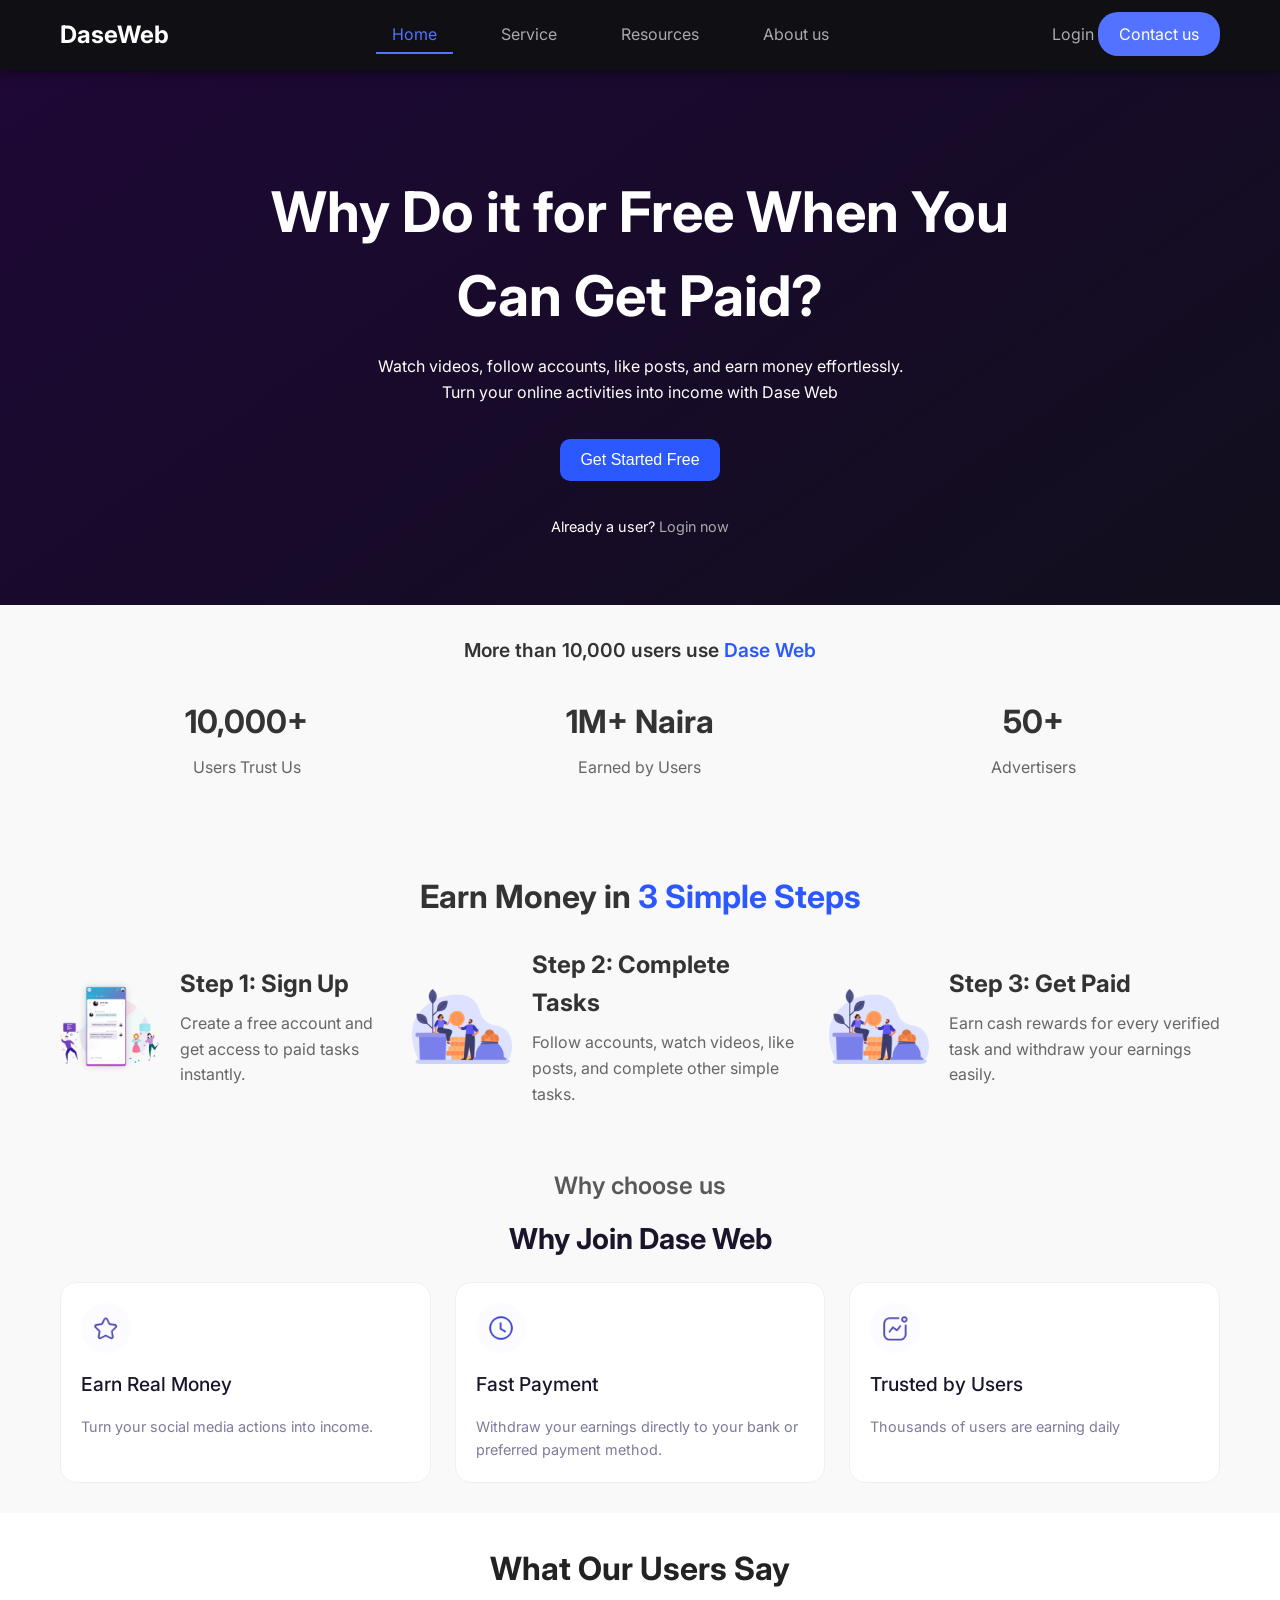
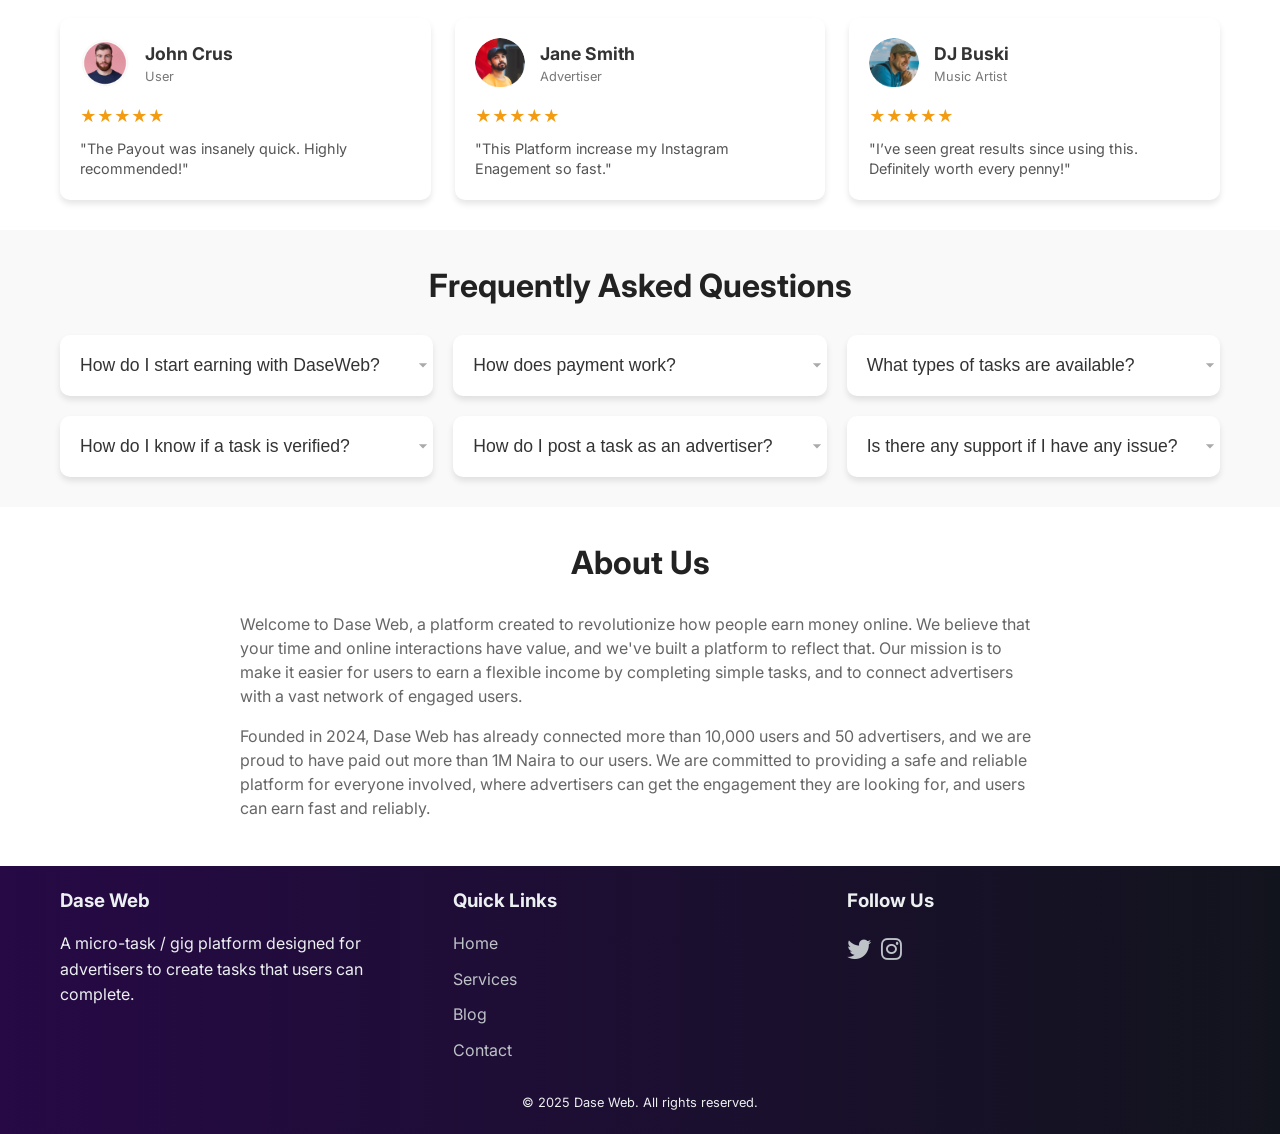
<file: index.html>
<!DOCTYPE html>
<html lang="en">
<head>
    <meta charset="UTF-8">
    <meta name="viewport" content="width=device-width, initial-scale=1.0">
    <title>DaseWeb - Earn Money Online | Micro-Task Platform</title>
    <meta name="description" content="DaseWeb is a micro-task platform where you can earn money by completing simple tasks online. Watch videos, follow accounts, like posts, and more. Sign up for free today!">
    <link rel="preconnect" href="https://fonts.googleapis.com">
    <link rel="preconnect" href="https://fonts.gstatic.com" crossorigin>
    <link href="https://fonts.googleapis.com/css2?family=Inter:ital,opsz,wght@0,14..32,100..900;1,14..32,100..900&display=swap" rel="stylesheet">
    <link rel="stylesheet" href="css/style.css">
    <link rel="stylesheet" href="https://cdnjs.cloudflare.com/ajax/libs/font-awesome/6.0.0/css/all.min.css">
</head>
<body>
    <header class="navbar">
        <div class="container nav-container">
          <a href="#" class="logo" aria-label="Navigate to home page">DaseWeb</a>
          <nav>
            <ul class="nav-links">
              <li><a href="#home" class="nav-item active" aria-label="Navigate to home section">Home</a></li>
              <li><a href="#service" class="nav-item" aria-label="Navigate to service section">Service</a></li>
              <li><a href="#resources" class="nav-item" aria-label="Navigate to resources section">Resources</a></li>
              <li><a href="#about" class="nav-item" aria-label="Navigate to about us section">About us</a></li>
                <li class="nav-buttons-mobile">
                <a href="#login" class="login-link" aria-label="Navigate to login page">Login</a>
                <a href="#contact" class="cta-button" aria-label="Navigate to contact us page">Contact us</a>
                </li>
            </ul>
          </nav>
           <div class="nav-buttons">
            <a href="#login" class="login-link" aria-label="Navigate to login page">Login</a>
            <a href="#contact" class="cta-button" aria-label="Navigate to contact us page">Contact us</a>
          </div>
          <button class="nav-toggle" aria-label="Toggle navigation">
            <span class="hamburger"></span>
          </button>
        </div>
    </header>
  <main>
    <section class="hero-bg" id="home">
        <div class="hero-content container">
          <div class="hero-text">
            <h1 class="hero-head-main">Why Do it for Free When You Can Get Paid?</h1>
            <p class="hero-head-sub">Watch videos, follow accounts, like posts, and earn money effortlessly. Turn your online activities into income with Dase Web</p>
            <div class="hero-btn">
              <button aria-label="Get started for free">Get Started Free</button>
            </div>
            <p class="login-prompt">Already a user? <a href="#login" aria-label="Navigate to login page">Login now</a></p>
          </div>
        </div>
      </section>

    <section class="frame-1-section">
      <div class="container">
        <p class="frame-1">More than 10,000 users use <span class="highlight">Dase Web</span></p>
      </div>
      <div class="stats-section">
          <div class="container">
          <div class="stats-grid">
            <div class="stat">
                <h2 class="stat-value">10,000+</h2>
                <p class="stat-label">Users Trust Us</p>
            </div>
             <div class="stat">
                <h2 class="stat-value">1M+ Naira</h2>
                <p class="stat-label">Earned by Users</p>
            </div>
            <div class="stat">
                <h2 class="stat-value">50+</h2>
                <p class="stat-label">Advertisers</p>
            </div>
        </div>
         </div>
    </div>
    </section>

    <section class="how-it-works" id="service">
      <div class="container">
        <div class="work-header">
          <h2>Earn Money in <span class="highlight">3 Simple Steps</span></h2>
        </div>
        <div class="steps">
          <div class="step">
              <img src="images/step1.png" alt="Step 1" loading="lazy">
              <div class="step-content">
                  <h2>Step 1: Sign Up</h2>
                  <p>Create a free account and get access to paid tasks instantly.</p>
              </div>
          </div>
          <div class="step">
              <img src="images/step2.png" alt="Step 2" loading="lazy">
              <div class="step-content">
                  <h2>Step 2: Complete Tasks</h2>
                  <p>Follow accounts, watch videos, like posts, and complete other simple tasks.</p>
              </div>
          </div>
          <div class="step">
              <img src="images/step2.png" alt="Step 3" loading="lazy">
              <div class="step-content">
                  <h2>Step 3: Get Paid</h2>
                  <p>Earn cash rewards for every verified task and withdraw your earnings easily.</p>
              </div>
          </div>
        </div>
      </div>
    </section>


    <section class="why-section" id="resources">
      <div class="container">
          <h2 class="section-highlight">Why choose us</h2>
          <h2 class="why-section-head">Why Join Dase Web</h2>
        <div class="why-section-grid">
          <div class="each-why">
            <div class="why-icon">
              <img src="images/why1.png" alt="Why 1" loading="lazy">
            </div>
            <div class="why-text-head">Earn Real Money</div>
            <div class="why-text-info">Turn your social media actions into income.</div>
          </div>
          <div class="each-why">
            <div class="why-icon">
              <img src="images/why2.png" alt="Why 2" loading="lazy">
            </div>
            <div class="why-text-head">Fast Payment</div>
            <div class="why-text-info">Withdraw your earnings directly to your bank or preferred payment method.</div>
          </div>
          <div class="each-why">
            <div class="why-icon">
              <img src="images/why3.png" alt="Why 3" loading="lazy">
            </div>
            <div class="why-text-head">Trusted by Users</div>
            <div class="why-text-info">Thousands of users are earning daily</div>
          </div>
        </div>
      </div>
    </section>

    <section class="testimonial-section">
      <div class="container">
          <h2 style="text-align: center;" >What Our Users Say</h2>
          <div class="testimonials">
            <div class="testimonial">
              <div class="user">
                <img src="./images/user.png" alt="User 1" loading="lazy">
                <div class="info">
                  <h4>John Crus</h4>
                  <p>User</p>
                </div>
              </div>
              <div class="stars">
                <span>★★★★★</span>
              </div>
              <p>"The Payout was insanely quick. Highly recommended!"</p>
            </div>
            <div class="testimonial">
              <div class="user">
                <img src="./images/woman.png" alt="User 2" loading="lazy">
                <div class="info">
                  <h4>Jane Smith</h4>
                  <p>Advertiser</p>
                </div>
              </div>
              <div class="stars">
                <span>★★★★★</span>
              </div>
              <p>"This Platform increase my Instagram Enagement so fast."</p>
            </div>
            <div class="testimonial">
              <div class="user">
                <img src="./images/boy.png" alt="User 3" loading="lazy">
                <div class="info">
                  <h4>DJ Buski</h4>
                  <p>Music Artist</p>
                </div>
              </div>
              <div class="stars">
                <span>★★★★★</span>
              </div>
              <p>"I’ve seen great results since using this. Definitely worth every penny!"</p>
            </div>
          </div>
        </div>
    </section>
    <section class="faq-section">
      <div class="container">
        <h2 class="faq-header">Frequently Asked Questions</h2>
        <div class="faq-grid">
          <div class="faq-item">
            <div class="faq-question-wrapper">
                <button class="faq-question" aria-expanded="false">
                  How do I start earning with DaseWeb?
                </button>
                <span class="faq-arrow"></span>
            </div>
            <div class="faq-answer">
              <p>To start earning, simply create a free account, and you’ll get access to all available tasks. Complete tasks such as liking posts, following profiles, and watching videos to earn real money.</p>
            </div>
          </div>
          <div class="faq-item">
              <div class="faq-question-wrapper">
                <button class="faq-question" aria-expanded="false">
                  How does payment work?
                </button>
                  <span class="faq-arrow"></span>
              </div>
            <div class="faq-answer">
              <p>You can withdraw your earnings directly to your bank account or preferred payment method. We process payments quickly after your tasks are verified.</p>
            </div>
          </div>
          <div class="faq-item">
              <div class="faq-question-wrapper">
                <button class="faq-question" aria-expanded="false">
                  What types of tasks are available?
                </button>
                  <span class="faq-arrow"></span>
              </div>
            <div class="faq-answer">
              <p>You will find a wide range of tasks, including following social media profiles, liking posts, commenting, watching videos, and more.</p>
            </div>
          </div>
          <div class="faq-item">
              <div class="faq-question-wrapper">
                <button class="faq-question" aria-expanded="false">
                   How do I know if a task is verified?
                 </button>
                   <span class="faq-arrow"></span>
              </div>
            <div class="faq-answer">
              <p>Once you complete a task, it will be reviewed, and if it meets the required standards, it will be verified. You will receive credit once a task is verified.</p>
            </div>
          </div>
          <div class="faq-item">
              <div class="faq-question-wrapper">
                <button class="faq-question" aria-expanded="false">
                   How do I post a task as an advertiser?
                 </button>
                    <span class="faq-arrow"></span>
              </div>
            <div class="faq-answer">
               <p>To post an ad you need to sign up for an advertiser account, and once verified you'll have access to the advertiser dashboard where you can create your task. </p>
            </div>
          </div>
          <div class="faq-item">
              <div class="faq-question-wrapper">
                <button class="faq-question" aria-expanded="false">
                 Is there any support if I have any issue?
               </button>
                  <span class="faq-arrow"></span>
              </div>
            <div class="faq-answer">
              <p>Yes, if you have any issue, you can contact support and they'll try to assist you with your issue.</p>
            </div>
          </div>
        </div>
      </div>
    </section>
      <section class="about-us-section" id="about">
          <div class="container">
              <h2 class="about-header">About Us</h2>
             <div class="about-content">
                  <p>Welcome to Dase Web, a platform created to revolutionize how people earn money online. We believe that your time and online interactions have value, and we've built a platform to reflect that. Our mission is to make it easier for users to earn a flexible income by completing simple tasks, and to connect advertisers with a vast network of engaged users.</p>
                  <p>Founded in 2024, Dase Web has already connected more than 10,000 users and 50 advertisers, and we are proud to have paid out more than 1M Naira to our users. We are committed to providing a safe and reliable platform for everyone involved, where advertisers can get the engagement they are looking for, and users can earn fast and reliably. </p>
            </div>
        </div>
    </section>
  </main>

    <footer>
      <div class="container footer-container">
          <div class="footer-column">
              <h3>Dase Web</h3>
              <p>A micro-task / gig platform designed for advertisers to create tasks that users can complete.</p>
          </div>

          <div class="footer-column">
              <h3>Quick Links</h3>
              <ul>
                  <li><a href="#home" aria-label="Navigate to home section">Home</a></li>
                  <li><a href="#service" aria-label="Navigate to service section">Services</a></li>
                  <li><a href="#" aria-label="Navigate to blog section">Blog</a></li>
                  <li><a href="#" aria-label="Navigate to contact us page">Contact</a></li>
              </ul>
          </div>

          <div class="footer-column">
              <h3>Follow Us</h3>
              <ul class="social-icons">
                <li><a href="#" aria-label="Twitter"><i class="fab fa-twitter"></i></a></li>
                  <li><a href="#" aria-label="Instagram"><i class="fab fa-instagram"></i></a></li>
              </ul>
          </div>
      </div>
      <div class="footer-bottom">
          © 2025 Dase Web. All rights reserved.
      </div>
  </footer>
  <script>
    const navToggle = document.querySelector('.nav-toggle');
    const navLinks = document.querySelector('.nav-links');
    const navItems = document.querySelectorAll('.nav-item');


    navToggle.addEventListener('click', () => {
      navLinks.classList.toggle('show');
    });
     navItems.forEach(item => {
    item.addEventListener('click', function (e) {
          e.preventDefault();
          const targetId = this.getAttribute('href');
        
            if (navLinks.classList.contains('show')) {
              navLinks.classList.remove('show');
              }
          document.querySelector(targetId).scrollIntoView({
            behavior: 'smooth',
        });
        });
    });

    const faqQuestions = document.querySelectorAll('.faq-question');

  faqQuestions.forEach(question => {
    question.addEventListener('click', () => {
        const faqItem = question.closest('.faq-item');
        const isExpanded = question.getAttribute('aria-expanded') === 'true';


      faqQuestions.forEach(otherQuestion => {
          if (otherQuestion !== question && otherQuestion.getAttribute('aria-expanded') === 'true') {
                otherQuestion.setAttribute('aria-expanded', 'false');
              otherQuestion.closest('.faq-item').removeAttribute('aria-expanded');

          }
      });

      if (isExpanded) {
          question.setAttribute('aria-expanded', 'false');
          faqItem.removeAttribute('aria-expanded');

      } else {
          question.setAttribute('aria-expanded', 'true');
          faqItem.setAttribute('aria-expanded', 'true');

      }
    });
  });

  </script>
</body>
</html>
</file>
<file: css/style.css>
/* Reset and Base Styles */
* {
  margin: 0;
  padding: 0;
  box-sizing: border-box;
  scroll-behavior: smooth;
}

body {
  font-family: 'Inter', sans-serif;
  line-height: 1.6;
  color: #333;
  background: #f9f9f9;
}
/* Color Variables */
:root {
--primary-color: #2B59FF;
--secondary-color: #5372ff;
  --text-color: #333;
  --light-text: #aaa;
--nav-bg-color: #0f0f14;
--footer-bg-color: linear-gradient(to right, #260945, #12141D);
   --shadow-color: rgba(0,0,0,0.1);
}

img {
  max-width: 100%;
  height: auto;
  display: block;
}

a {
  text-decoration: none;
  color: inherit;
}

ul {
  list-style: none;
  padding: 0;
}
.container {
  max-width: 1200px;
  margin: 0 auto;
  padding: 0 20px;
  width: 100%;
}

/* --- Navbar --- */
.navbar {
  background: var(--nav-bg-color);
  padding: 1rem 0;
  width: 100%;
  z-index: 1000;
  display: flex;
  align-items: center;
  justify-content: space-between;
  position: fixed;
  top: 0;
  left: 0;
  box-shadow: 0 2px 10px rgba(0, 0, 0, 0.5);
     transition: all 0.3s ease;
}

.navbar .nav-container{
  display: flex;
  align-items: center;
  justify-content: space-between;
}
.logo {
  font-size: 1.5rem;
  font-weight: bold;
  text-decoration: none;
  color: #fff;
      transition: all 0.3s ease;
}

.nav-links {
  display: none;
  flex-direction: column;
  position: absolute;
  top: 100%;
  right: 0;
  width: 100%;
  background-color: #12141D;
  text-align: center;
  padding: 1rem 0;
  gap: 1.5rem;
  z-index: 100;
    transition: all 0.3s ease;
}
.nav-links.show{
  display: flex;
}

.nav-links a {
  color: var(--light-text);
  font-size: 1rem;
  transition: color 0.3s ease;
  padding: 0.5rem 1rem;
}

.nav-links a:hover,
.nav-links a.active {
  color: var(--secondary-color);
  border-bottom: 2px solid var(--secondary-color);
}
.nav-buttons-mobile{
  display: flex;
  flex-direction: column;
  align-items: center;
  gap: 1rem;
  margin-top: 1rem;
  padding: 1rem;
  border-top: 1px solid #444;
  transition: all 0.3s ease;
}
.nav-buttons {
  display: flex;
  align-items: center;
  gap: 1rem;
}
.login-link {
  color: var(--light-text);
   transition: all 0.3s ease;
}
.login-link:hover{
  color: var(--secondary-color);
}
.cta-button {
  padding: 0.75rem 1.3rem;
  background-color: var(--secondary-color);
  color: #fff;
  text-decoration: none;
  border-radius: 20px;
  font-size: 1rem;
  transition: all 0.3s ease, box-shadow 0.3s ease, background-color 0.3s ease;
}

.cta-button:hover {
  background-color: #4260d0;
  box-shadow: 0 5px 15px rgba(83, 114, 255, 0.4);
}

/* Hamburger Menu Button */
.nav-toggle {
  display: block;
  background: none;
  border: none;
  cursor: pointer;
}

.nav-toggle .hamburger {
  width: 25px;
  height: 3px;
  background-color: #fff;
  position: relative;
  transition: 0.3s ease;
}

.nav-toggle .hamburger::before,
.nav-toggle .hamburger::after {
  content: '';
  width: 25px;
  height: 3px;
  background-color: #fff;
  position: absolute;
  left: 0;
  transition: 0.3s ease;
}

.nav-toggle .hamburger::before {
  top: -8px;
}

.nav-toggle .hamburger::after {
  top: 8px;
}
@media (min-width: 768px) {
  .nav-links {
      display: flex;
      flex-direction: row;
      position: static;
      background-color: transparent;
      padding: 0;
      width: auto;
      gap: 2rem;
  }
  .nav-toggle{
      display: none;
  }
   .nav-buttons-mobile{
        display: none;
      }
  .navbar .nav-container{
      padding: 0 20px;
  }
  .nav-buttons {
      display: flex;
      align-items: center;
      gap: 1rem;
      display: block;
  }
 body {
    padding-top: 0;
  }
  main{
       padding-top: 65px;
  }


}
/* Hide nav-buttons on mobile */
@media (max-width: 767px) {
  .nav-buttons {
      display: none;
  }
     body {
      padding-top: 0;
    }
  main{
       padding-top: 0;
  }
}
/* --- Hero Section --- */
.hero-bg {
background: linear-gradient(to bottom right, #260945, #12141D);
color: #fff;
padding: 40px 20px;
min-height: 60vh;
position: relative;
  z-index: 1;
background-size: cover;
background-attachment: fixed;
}
.hero-bg::before{
content: "";
position: absolute;
top: 0;
right: 0;
bottom: 0;
left: 0;
background: rgba(0, 0, 0, 0.2);
}

.hero-content {
  display: flex;
  justify-content: center;
  align-items: center;
}
.hero-text{
  text-align: center;
      padding-top: 65px;
        opacity: 0;
transform: translateY(20px);
animation: fadeInUp 0.8s ease forwards 0.2s;
}
@keyframes fadeInUp {
to {
  opacity: 1;
  transform: translateY(0);
}
}
.hero-head-main {
  font-size: 2.2rem;
  font-weight: 700;
  line-height: 1.3;
  margin-bottom: 1rem;
}
.hero-head-sub {
  font-size: 1rem;
  line-height: 1.6;
  margin-bottom: 1.5rem;
  max-width: 600px;
  margin: 0 auto 1.5rem auto;
}
.hero-btn {
margin-bottom: 1.5rem;
padding: 10px 0;
}
.hero-btn button {
  padding: 12px 20px;
  background-color: var(--primary-color);
  border: none;
  border-radius: 10px;
  color: white;
  font-size: 1rem;
  cursor: pointer;
transition: background-color 0.3s, box-shadow 0.3s ease;
}

.hero-btn button:hover {
  background-color: #1e43b9;
  box-shadow: 0 5px 15px rgba(83, 114, 255, 0.4);
}

.login-prompt {
font-size: 0.9rem;
}

.login-prompt a {
  color: #aaa;
   transition: all 0.3s ease;
}

.login-prompt a:hover {
text-decoration: underline;
  color: #fff;
}
@media (min-width: 800px){
  .hero-head-main{
    font-size: 3.5rem;
    line-height: 1.5;
    width: 70%;
    margin: 0 auto 1rem auto;
  }
  .hero-head-sub{
      width: 50%;
  }
}

/* --- Frame 1 Section --- */
.frame-1-section {
  padding: 30px 0;
  text-align: center;
}

.frame-1 {
  font-size: 1.2rem;
  font-weight: 600;
}
.highlight {
  color: var(--primary-color);
}

/* --- Stats Section --- */
.stats-section{
  padding: 30px 0;
}
.stats-grid{
  display: grid;
  grid-template-columns: repeat(auto-fit, minmax(200px, 1fr));
  gap: 20px;
  text-align: center;
}
.stat-value{
  font-size: 2rem;
  font-weight: bold;
  color: var(--text-color);
  margin-bottom: 0.5rem;
   transition: all 0.3s ease;
}
.stat-label{
  color: #666;
  font-size: 1rem;
  transition: all 0.3s ease;
}
.stats-grid div:hover .stat-value,
.stats-grid div:hover .stat-label{
  color: var(--primary-color);
}

/* --- How It Works Section --- */
.how-it-works {
  padding: 30px 0;
  text-align: center;
}
.work-header h2 {
  font-size: 2rem;
  margin-bottom: 1.5rem;
}
.steps {
display: flex;
flex-direction: column;
  gap: 30px;
}
.step {
display: flex;
align-items: center;
gap: 20px;
text-align: left;
max-width: 900px;
margin: 0 auto;

}
.step img {
  max-width: 100px;
  height: auto;
  border-radius: 8px;
     transition: all 0.3s ease;
}

.step-content {
flex: 1;
}
.step h2 {
  font-size: 1.5rem;
  margin-bottom: 0.5rem;
  color: var(--text-color);
   transition: all 0.3s ease;
}
.step p {
  color: #666;
  font-size: 1rem;
   transition: all 0.3s ease;
}
.step:hover img{
  transform: scale(1.1);
}
.step:hover .step h2,
.step:hover .step p{
  color: var(--primary-color);
}

@media (min-width: 768px){
  .steps {
    flex-direction: row;
  }
  .step {
      text-align: left;
  }
}

/* --- Why Choose Us Section --- */
.why-section {
  padding: 30px 20px;
  text-align: left;
background: #f9f9f9;
}

.why-section-head {
  font-size: 1.8rem;
  font-weight: 700;
  text-align: center;
  padding-top: 20px;
  padding-bottom: 20px;
  color: #1B152B;
}
.section-highlight {
font-weight: 600;
  text-align: center;
  display: block;
  color: #5a5959;
  margin-bottom: -10px;
}
.why-section-grid {
  display: grid;
  grid-template-columns: repeat(auto-fit, minmax(280px, 1fr));
  gap: 1.5rem;
}
.each-why {
/* Removed background color */
  border-radius: 16px;
  border: 1px solid #EFF0F6;
  padding: 20px;
  transition: transform 0.3s ease-in-out, box-shadow 0.3s ease;
  background: white;
}

.each-why:hover {
  transform: translateY(-5px);
    box-shadow: 0 5px 15px var(--shadow-color);

}
.why-icon {
display: flex;
align-items: center;
}

.why-icon img {
  width: 50px;
  height: 50px;
  margin-right: 15px;
  border-radius: 50%;
      transition: all 0.3s ease;
}
.why-text-head {
  font-size: 1.2rem;
  font-weight: 500;
  color: #1B152B;
  margin-top: 1rem;
   transition: all 0.3s ease;
}
.why-text-info {
  font-size: 0.9rem;
  color: #7A7D9C;
  margin-top: 1rem;
     transition: all 0.3s ease;
}
.each-why:hover .why-icon img{
  transform: scale(1.1);
}
.each-why:hover .why-text-head,
.each-why:hover .why-text-info{
  color: var(--primary-color);
}

/* --- Testimonial Section --- */
.testimonial-section {
  padding: 30px 20px;
  text-align: center;
background: white;
}
.testimonial-section h2 {
  font-size: 2rem;
  margin-bottom: 1.5rem;
  color: #222;
}

.testimonials {
display: grid;
grid-template-columns: repeat(auto-fit, minmax(280px, 1fr));
  gap: 1.5rem;
}
.testimonial {
  background: #fff;
  padding: 20px;
  border-radius: 10px;
  box-shadow: 0 4px 6px rgba(0, 0, 0, 0.1);
  transition: transform 0.3s ease, box-shadow 0.3s ease;
}
.testimonial:hover {
  transform: translateY(-5px);
    box-shadow: 0 5px 15px var(--shadow-color);
}

.user {
  display: flex;
  align-items: center;
  margin-bottom: 1rem;
}

.user img {
  width: 50px;
  height: 50px;
  border-radius: 50%;
  margin-right: 15px;
   transition: all 0.3s ease;
}
.user .info {
  text-align: left;
}
.user .info h4 {
  font-size: 1.1rem;
  margin: 0;
     transition: all 0.3s ease;
}
.user .info p {
  font-size: 0.8rem;
  color: #777;
  margin: 0;
   transition: all 0.3s ease;
}
.testimonial:hover .user img{
  transform: scale(1.1);
}
.testimonial:hover .user .info h4,
.testimonial:hover .user .info p{
  color: var(--primary-color);
}

.stars {
  margin: 10px 0;
  text-align: left;
}

.stars span {
  color: #f39c12;
  font-size: 1rem;
}
.testimonial p {
  font-size: 0.9rem;
  line-height: 1.4;
  color: #555;
  text-align: left;
}

/* ... (previous CSS code remains the same) ... */

/* --- FAQ Section --- */
.faq-section {
  padding: 30px 20px;
  text-align: center;
  background: #f9f9f9;
}

.faq-header {
  font-size: 2rem;
  margin-bottom: 1.5rem;
  color: #222;
}

.faq-grid {
  display: grid;
  grid-template-columns: repeat(auto-fit, minmax(300px, 1fr));
  gap: 20px;
  text-align: left;
}

.faq-item {
  background: #fff;
  border-radius: 10px;
  box-shadow: 0 4px 6px rgba(0, 0, 0, 0.1);
  transition: transform 0.3s ease, box-shadow 0.3s ease;
    overflow: hidden;
}

.faq-item:hover {
  transform: translateY(-5px);
  box-shadow: 0 5px 15px var(--shadow-color);
}
.faq-question-wrapper{
  display: flex;
  justify-content: space-between;
  align-items: center;
}
.faq-question {
  font-size: 1.1rem;
  color: #333;
    padding: 20px;
  text-align: left;
    background: transparent;
    border: none;
  cursor: pointer;
    transition: all 0.3s ease;
    flex: 1;
}

.faq-arrow {
    width: 20px;
    height: 20px;
    display: inline-block;
    background-image: url('data:image/svg+xml;utf8,<svg xmlns="http://www.w3.org/2000/svg" viewBox="0 0 24 24"><path d="M7 10l5 5 5-5z" fill="%23aaa"/></svg>');
  background-repeat: no-repeat;
  background-position: center;
    transition: transform 0.3s ease;
}

.faq-item[aria-expanded="true"] .faq-arrow {
  transform: rotate(180deg);
   background-image: url('data:image/svg+xml;utf8,<svg xmlns="http://www.w3.org/2000/svg" viewBox="0 0 24 24"><path d="M7 14l5-5 5 5z" fill="%23aaa"/></svg>');
}
.faq-item:hover .faq-question,
.faq-item:hover .faq-arrow {
  color: var(--primary-color);
 }

.faq-item:hover .faq-item[aria-expanded="true"] .faq-arrow {
  transform: rotate(180deg);
      background-image: url('data:image/svg+xml;utf8,<svg xmlns="http://www.w3.org/2000/svg" viewBox="0 0 24 24"><path d="M7 14l5-5 5 5z" fill="%232B59FF"/></svg>');

}
.faq-answer {
  color: #666;
  font-size: 1rem;
  line-height: 1.5;
  padding: 0 20px;
    max-height: 0;
  overflow: hidden;
    transition: max-height 0.3s ease, padding 0.3s ease;
}

.faq-item[aria-expanded="true"] .faq-answer {
    max-height: 500px; /* or a specific value based on content */
    padding-bottom: 20px;
}

/* --- Hamburger Menu Spacing --- */
.nav-toggle {
   margin-right: 20px;
}

/* ... (remaining CSS code) ... */
/* --- About Us Section --- */
.about-us-section{
  padding: 30px 20px;
      text-align: center;
background: white;
}
.about-header{
    font-size: 2rem;
  margin-bottom: 1.5rem;
  color: #222;
}
.about-content {
  text-align: left;
  max-width: 800px;
  margin: 0 auto;
}
.about-content p {
  margin-bottom: 1rem;
      font-size: 1rem;
  color: #666;
  line-height: 1.5;

}

/* --- Footer --- */
footer {
  background: var(--footer-bg-color);
  color: #ecf0f1;
  padding: 20px 0;
    transition: all 0.3s ease;
}
.footer-container {
display: grid;
grid-template-columns: repeat(auto-fit, minmax(200px, 1fr));
  gap: 20px;
}
.footer-column {
  display: flex;
  flex-direction: column;
}

.footer-column h3 {
  margin-bottom: 15px;
}

.footer-column ul {
  list-style: none;
  padding: 0;
}

.footer-column ul li {
  margin-bottom: 10px;
}

.footer-column ul li a {
  color: #bdc3c7;
  text-decoration: none;
     transition: all 0.3s ease;
}
.social-icons{
  display: flex;
  gap: 10px;
}
.social-icons li a{
  font-size: 1.5rem;
}
.footer-column ul li a:hover {
  color: #ecf0f1;
}

.footer-bottom {
  text-align: center;
  margin-top: 20px;
  font-size: 0.8rem;
}
@media (max-width: 600px) {
  .footer-column {
    align-items: center;
    text-align: center;
  }
}
</file>
